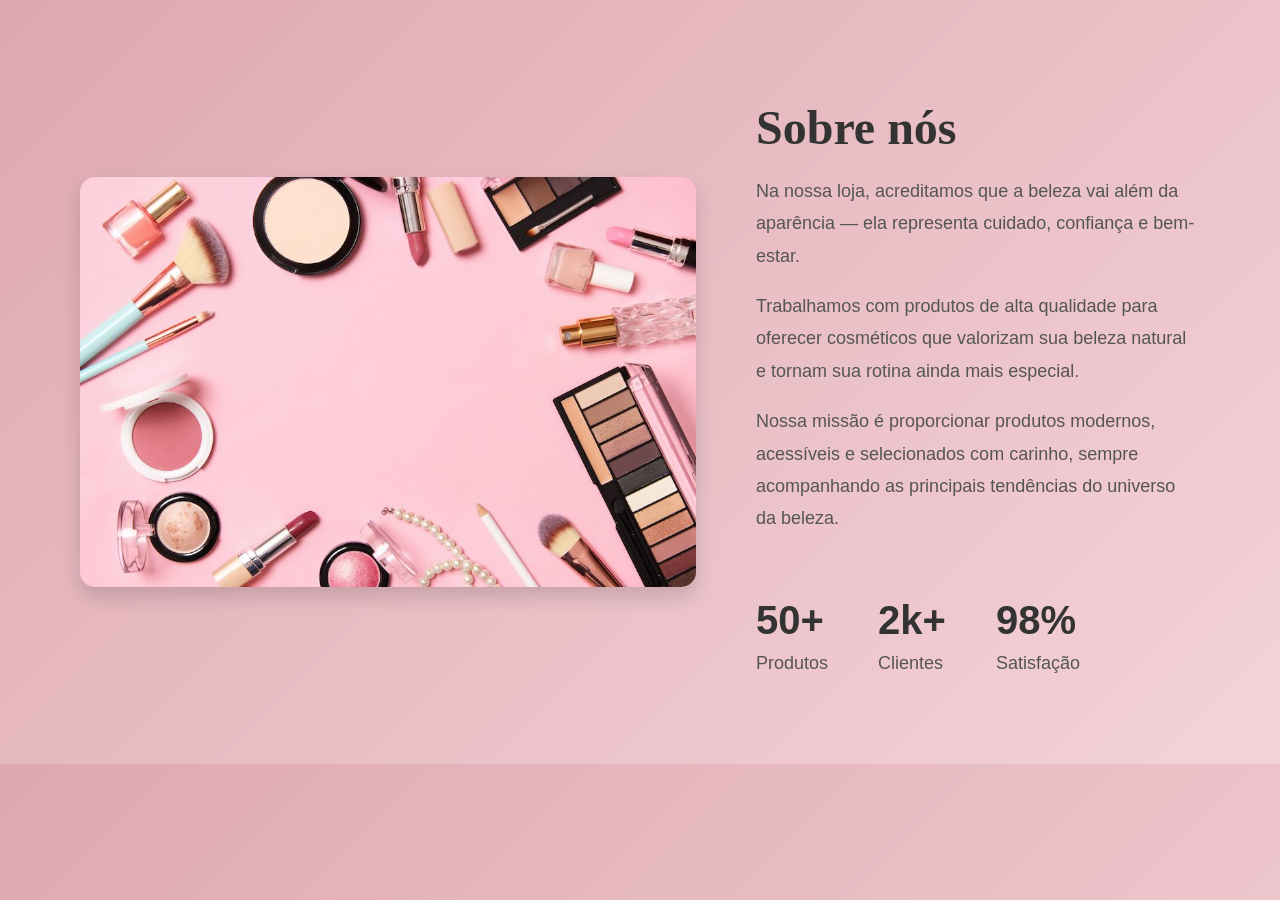
<file: sobre/index.html>
<!DOCTYPE html>
<html lang="en">
<head>
    <meta charset="UTF-8">
    <meta name="viewport" content="width=device-width, initial-scale=1.0">
    <title>CLM Cosméticos</title>
    <link rel="icon" type="image/x-icon" href="../favicon/favicon.ico">
    <link rel="stylesheet" href="style.css">
</head>
<body>
    <section id="Sobre">
        <img src="../imgs/1103tr1301_5c.jpeg" alt="foto maquiagens">
        <div class="texto">

            <h1>Sobre nós</h1>

            <p>Na nossa loja, acreditamos que a beleza vai além da aparência — ela representa cuidado, confiança e bem-estar.</p>
            <p>Trabalhamos com produtos de alta qualidade para oferecer cosméticos que valorizam sua beleza natural e tornam sua rotina ainda mais especial.</p>
            <p>Nossa missão é proporcionar produtos modernos, acessíveis e selecionados com carinho, sempre acompanhando as principais tendências do universo da beleza.</p>

            <div class="stats">
                <div class="stat">
                    <h2>50+</h2>
                    <span>Produtos</span>
                </div>

                <div class="stat">
                    <h2>2k+</h2>
                    <span>Clientes</span>
                </div>

                <div class="stat">
                    <h2>98%</h2>
                    <span>Satisfação</span>
                </div>
            </div>

            <!-- <button>Saiba Mais</button> -->

        </div>
    </section>
    
</body>
</html>
</file>
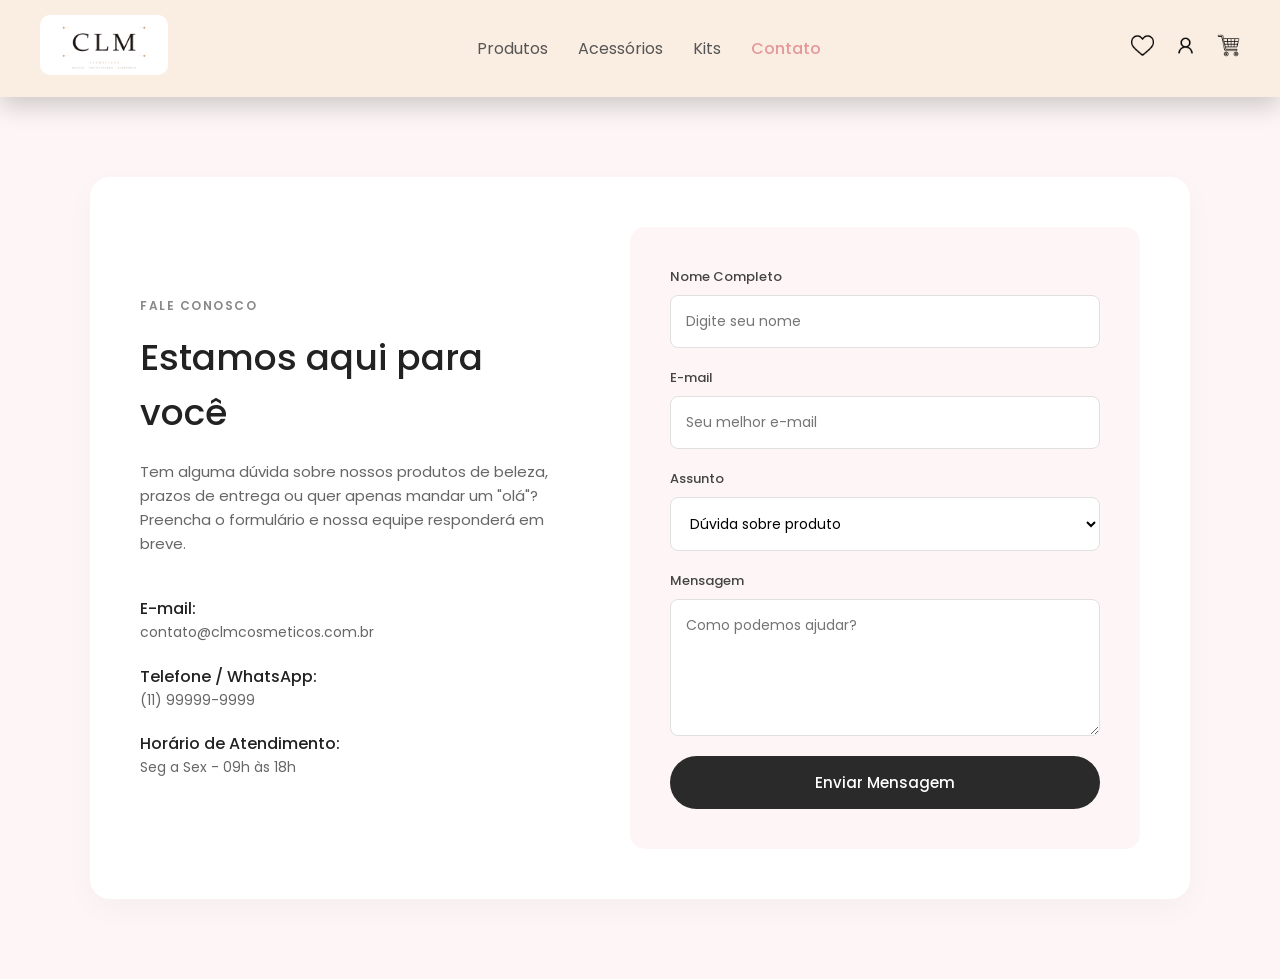
<file: contato/contato.html>
<!DOCTYPE html>
<html lang="pt-BR">
<head>
    <meta charset="UTF-8">
    <meta name="viewport" content="width=device-width, initial-scale=1.0">
    <title>Contato - CLM</title>
    <link rel="icon" type="image/x-icon" href="../favicon/favicon.ico">
    <link href="https://fonts.googleapis.com/css2?family=Poppins:wght@300;400;500;600&display=swap" rel="stylesheet">
    <link rel="stylesheet" href="style.css">
</head>
<body>

    <header class="navbar">
        <div class="iconLogo">
            <img src="../imgs/clm_cosmeticos_logo.jpg" alt="iconLogo">
        </div>
        <nav>
            <ul>
                <a href="../produtos/produtos.html">Produtos</a>
                <li><a href="#">Acessórios</a></li>
                <li><a>Kits</a></li>
                <li><a href="#" class="active">Contato</a></li>
            </ul>
        </nav>
        <div class="iconsPerfil">
            <a href=""><img src="../imgs/coracao.png"></a>
            <a href=""><img src="../imgs/Sample_User_Icon.png"></a>
            <a href=""><img src="../imgs/5087784.png"></a>
        </div>
    </header>

    <main class="contact-section">
        <div class="contact-container">
            
            <div class="contact-info">
                <span class="tag">FALE CONOSCO</span>
                <h1>Estamos aqui para você</h1>
                <p>Tem alguma dúvida sobre nossos produtos de beleza, prazos de entrega ou quer apenas mandar um "olá"? Preencha o formulário e nossa equipe responderá em breve.</p>
                
                <div class="info-details">
                    <div class="info-item">
                        <strong>E-mail:</strong>
                        <p>contato@clmcosmeticos.com.br</p>
                    </div>
                    <div class="info-item">
                        <strong>Telefone / WhatsApp:</strong>
                        <p>(11) 99999-9999</p>
                    </div>
                    <div class="info-item">
                        <strong>Horário de Atendimento:</strong>
                        <p>Seg a Sex - 09h às 18h</p>
                    </div>
                </div>
            </div>

            <div class="contact-form">
                <form action="https://formspree.io/f/SEU_CODIGO_AQUI" method="POST">
                    <div class="input-group">
                        <label for="nome">Nome Completo</label>
                        <input type="text" id="nome" name="nome" placeholder="Digite seu nome" required>
                    </div>
                    
                    <div class="input-group">
                        <label for="email">E-mail</label>
                        <input type="email" id="email" name="_replyto" placeholder="Seu melhor e-mail" required>
                    </div>

                    <div class="input-group">
                        <label for="assunto">Assunto</label>
                        <select id="assunto" name="assunto">
                            <option value="duvida">Dúvida sobre produto</option>
                            <option value="pedido">Meu pedido</option>
                            <option value="parceria">Parcerias</option>
                            <option value="outros">Outros</option>
                        </select>
                    </div>
                    
                    <div class="input-group">
                        <label for="mensagem">Mensagem</label>
                        <textarea id="mensagem" name="mensagem" rows="5" placeholder="Como podemos ajudar?" required></textarea>
                    </div>
                    
                    <button type="submit" class="btn-dark">Enviar Mensagem</button>
                </form>
            </div>

        </div>
    </main>

</body>
</html>
</file>
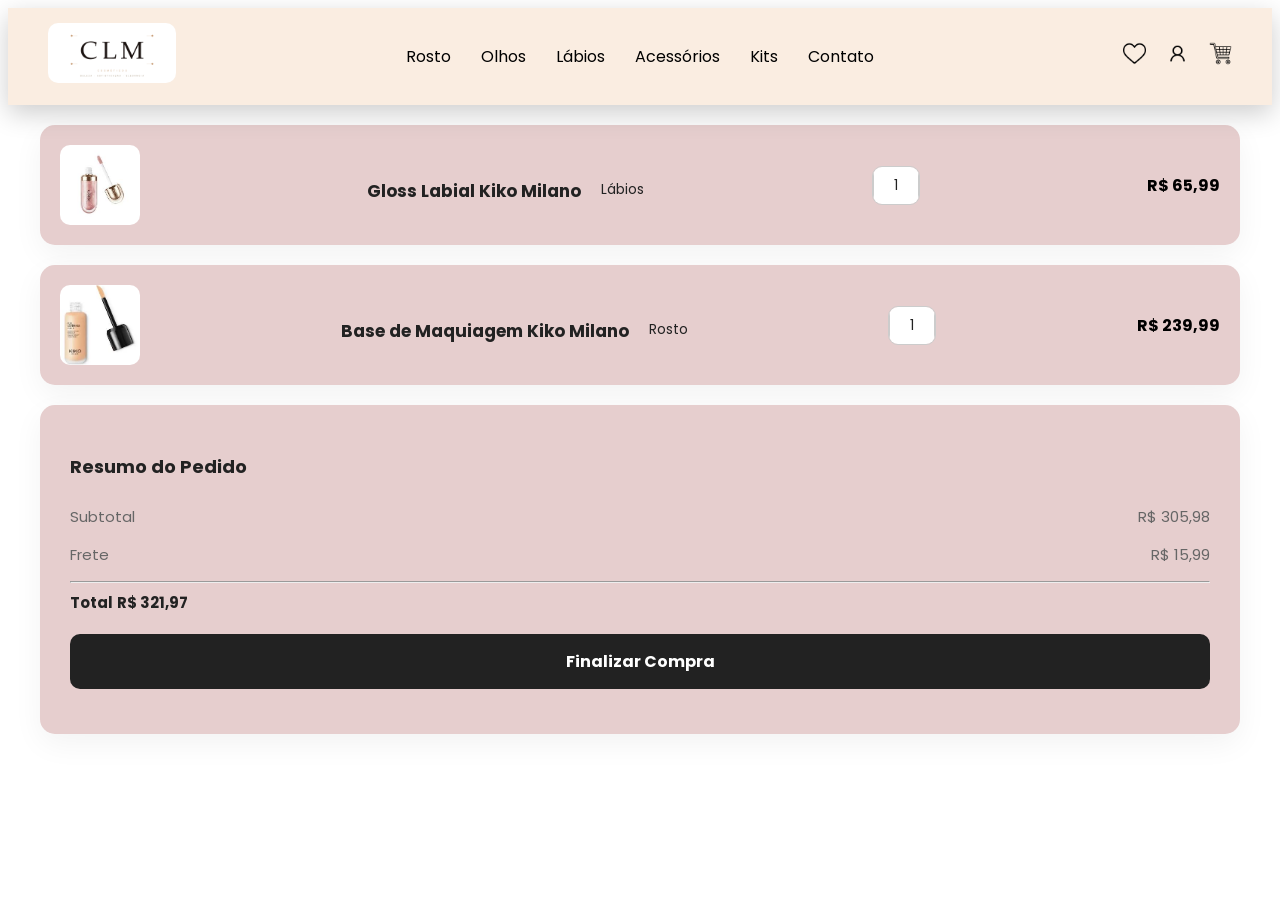
<file: pedidos/meusPedidos.html>
<!DOCTYPE html>
<html lang="en">
<head>
    <meta charset="UTF-8">
    <meta name="viewport" content="width=device-width, initial-scale=1.0">
    <link rel="icon" type="image/x-icon" href="../favicon/favicon.ico">
    <link rel="stylesheet" href="style.css">
    <link href="https://fonts.googleapis.com/css2?family=Poppins:wght@300;400;500;600&display=swap" rel="stylesheet">
    <link href="https://fonts.googleapis.com/css2?family=Montserrat:wght@300;400;600&family=Playfair+Display:wght@400;600&display=swap" rel="stylesheet">
    <title>Meus Pedidos</title>
</head>
<body>
    <header class="navbar">
        <div class="iconLogo">
            <img src="../imgs/clm_cosmeticos_logo.jpg" alt="iconLogo">
        </div>

        <div class="menubar">
            <div class="dropdown">
                <a href="">Rosto</a>
                <div class="dropdownConteudo">
                    <a>Bases</a>
                    <a>Pó Compacto</a>
                    <a>Corretivos</a>
                    <a>Blush</a>
                </div>
            </div>

            <div class="dropdown">
                <a href="">Olhos</a>
                <div class="dropdownConteudo">
                    <a>Sombras</a>
                    <a>Delineadores</a>
                    <a>Lápis</a>
                    <a>Marcador de Cílios</a>
                </div>
            </div>

            <div class="dropdown">
                <a href="">Lábios</a>
                <div class="dropdownConteudo">
                    <a>Batons</a>
                    <a>Gloss Labial</a>
                    <a>Lápis de Contorno</a>
                </div>
            </div>

            <a href="">Acessórios</a>
            <a href="">Kits</a>
            <a href="../contato/contato.html">Contato</a>
        </div>
        <div class="iconsPerfil">
            <a href=""><img src="../imgs/coracao.png"></a>
            <a href=""><img src="../imgs/Sample_User_Icon.png"></a>
            <a href=""><img src="../imgs/5087784.png"></a>
        </div>
    </header>
    
    <div class="carrinho-container">
        <div class="carrinho-itens">
            <div class="item-card">
                <img src="[data-uri]">
                <div class="item-info">
                    <h4>Gloss Labial Kiko Milano</h4>
                    <p>Lábios</p>
                </div>
                <div class="item-qtd">
                    <input type="number" value="1" min="1">
                </div>
                <div class="item-preco">
                    <strong>R$ 65,99</strong>
                </div>
            </div>
            <div class="item-card">
                <img src="[data-uri]">
                <div class="item-info">
                    <h4>Base de Maquiagem Kiko Milano</h4>
                    <p>Rosto</p>
                </div>
                <div class="item-qtd">
                    <input type="number" value="1" min="1">
                </div>
                <div class="item-preco">
                    <strong>R$ 239,99</strong>
                </div>
            </div>

            <div class="carrinho-resume">
                <h3>Resumo do Pedido</h3>
                <div class="resumo-row">
                    <span>Subtotal</span>
                    <span>R$ 305,98</span>
                </div>
                <div class="resumo-row">
                    <span>Frete</span>
                    <span>R$ 15,99</span>
                </div>
                <hr>
                <div class="resumo-row-total">
                    <strong>Total</strong>
                    <strong>R$ 321,97</strong>
                </div>
                <button class="btn-finalizar">Finalizar Compra</button>
            </div>
        </div>
    </div>
</body>
</html>
</file>
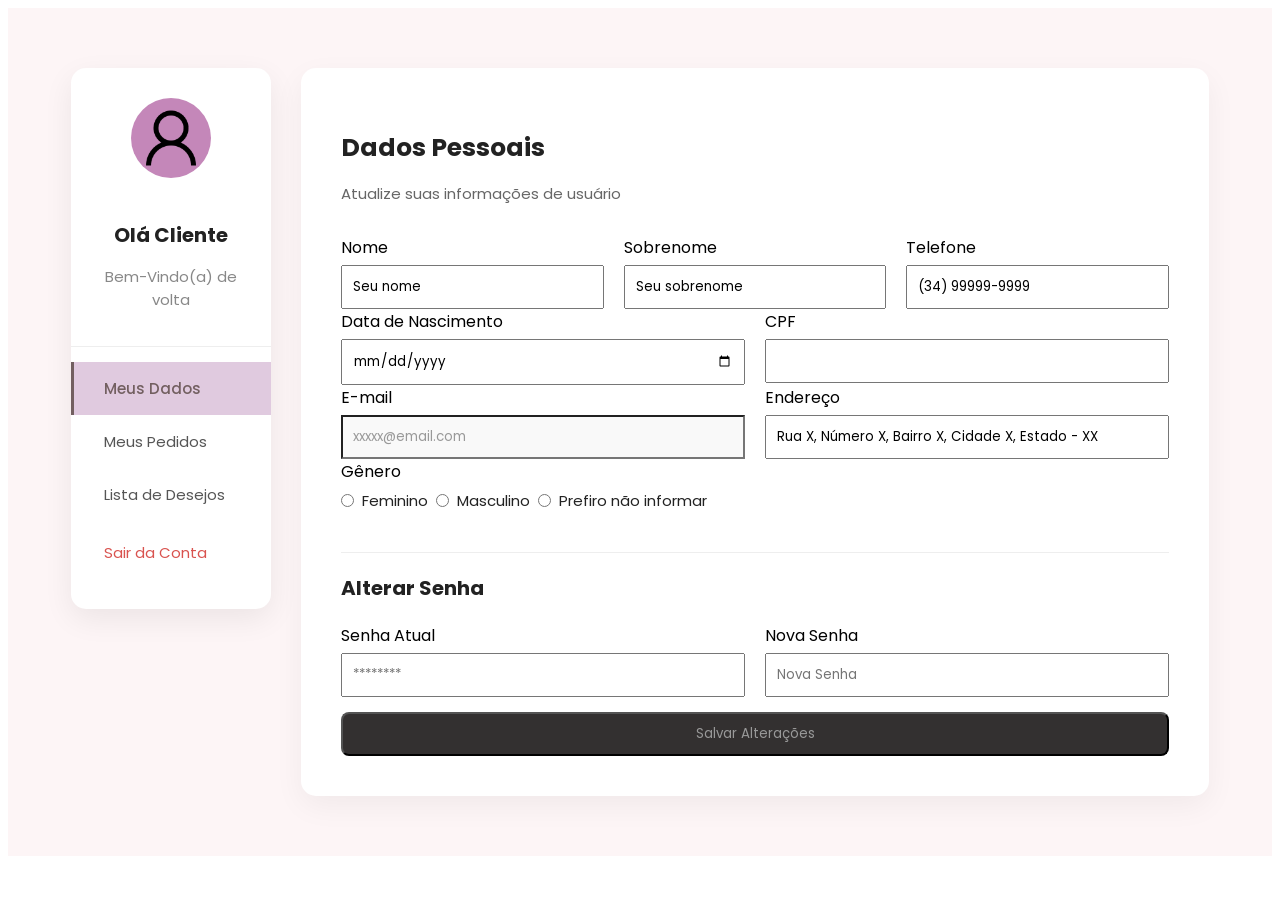
<file: perfil/perfil.html>
<!DOCTYPE html>
<html lang="en">
<head>
    <meta charset="UTF-8">
    <meta name="viewport" content="width=device-width, initial-scale=1.0">
    <link rel="icon" type="image/x-icon" href="../favicon/favicon.ico">
    <link rel="stylesheet" href="style.css">
    <link href="https://fonts.googleapis.com/css2?family=Poppins:wght@300;400;500;600&display=swap" rel="stylesheet">
    <link href="https://fonts.googleapis.com/css2?family=Montserrat:wght@300;400;600&family=Playfair+Display:wght@400;600&display=swap" rel="stylesheet">
    <title>Perfil do Usuário</title>
</head>
<body>
    <main class="perfil-section">
        <div class="perfil-container">
            <aside class="perfil-sidebar">
                <div class="perfil-header">
                    <img src="../imgs/Sample_User_Icon.png" alt="perfil-avatar" class="avatar">
                    <h3>Olá Cliente</h3>
                    <p>Bem-Vindo(a) de volta</p>
                </div>
                
                <nav class="perfil-menu">
                    <a href="#" class="active">Meus Dados</a>
                    <a href="#">Meus Pedidos</a>
                    <a href="#">Lista de Desejos</a>
                    <a href="#" class="botaoSair">Sair da Conta</a>
                </nav>
            </aside>

            <section class="perfil-content">
                <h2>Dados Pessoais</h2>
                <p class="subtitulo">Atualize suas informações de usuário</p>
                <form action="#" method="post" class="perfil-form">
                    <div class="linha-input">
                        <div class="input-group">
                            <label for="nome">Nome</label>
                            <input type="text" id="nome" value="Seu nome" required>
                        </div>
                        <div class="input-group">
                            <label for="nome">Sobrenome</label>
                            <input type="text" id="sobrenome" value="Seu sobrenome" required>
                        </div>
                        <div class="input-group">
                            <label for="telefone">Telefone</label>
                            <input type="tel" id="telefone" value="(34) 99999-9999">
                        </div>
                    </div>
                    <div class="linha-input">
                        <div class="input-group">
                            <label for="E-mail">Data de Nascimento</label>
                            <input type="date" id="dataNasc">
                        </div>
                        <div class="input-group">
                            <label>CPF</label>
                            <input type="text" id="cpf">
                        </div>
                    </div>
                    <div class="linha-input">
                        <div class="input-group">
                            <label for="E-mail">E-mail</label>
                            <input type="email" id="email" value="xxxxx@email.com" readonly>
                        </div>
                        <div class="input-group">
                            <label>Endereço</label>
                            <input type="text" id="Endereço" value="Rua X, Número X, Bairro X, Cidade X, Estado - XX">
                        </div>
                    </div>
                    <div class="linha-input">
                        <div class="input-group">
                            <label>Gênero</label>
                            <div class="genero-container">
                                <label class="radio-label">
                                    <input type="radio" name="genero" value="feminino">
                                    Feminino
                                </label>
                                <label class="radio-label">
                                    <input type="radio" name="genero" value="masculino">
                                    Masculino
                                </label>
                                <label class="radio-label">
                                    <input type="radio" name="genero" value="outro">
                                    Prefiro não informar
                                </label>
                            </div>
                        </div>
                    </div>
                    <hr class="divisor">
                    <h3>Alterar Senha</h3>
                    <div class="linha-input">
                        <div class="input-group">
                            <label for="senhaAtual">Senha Atual</label>
                            <input type="password" id="senhaAtual" placeholder="********">
                        </div>
                        <div class="input-group">
                            <label for="novaSenha">Nova Senha</label>
                            <input type="password" id="novaSenha" placeholder="Nova Senha">
                        </div>
                    </div>
                    <button type="submit" class="botaoDark">Salvar Alterações</button>
                </form>
            </section>
        </div>
    </main>
   
</body>
</html>
</file>
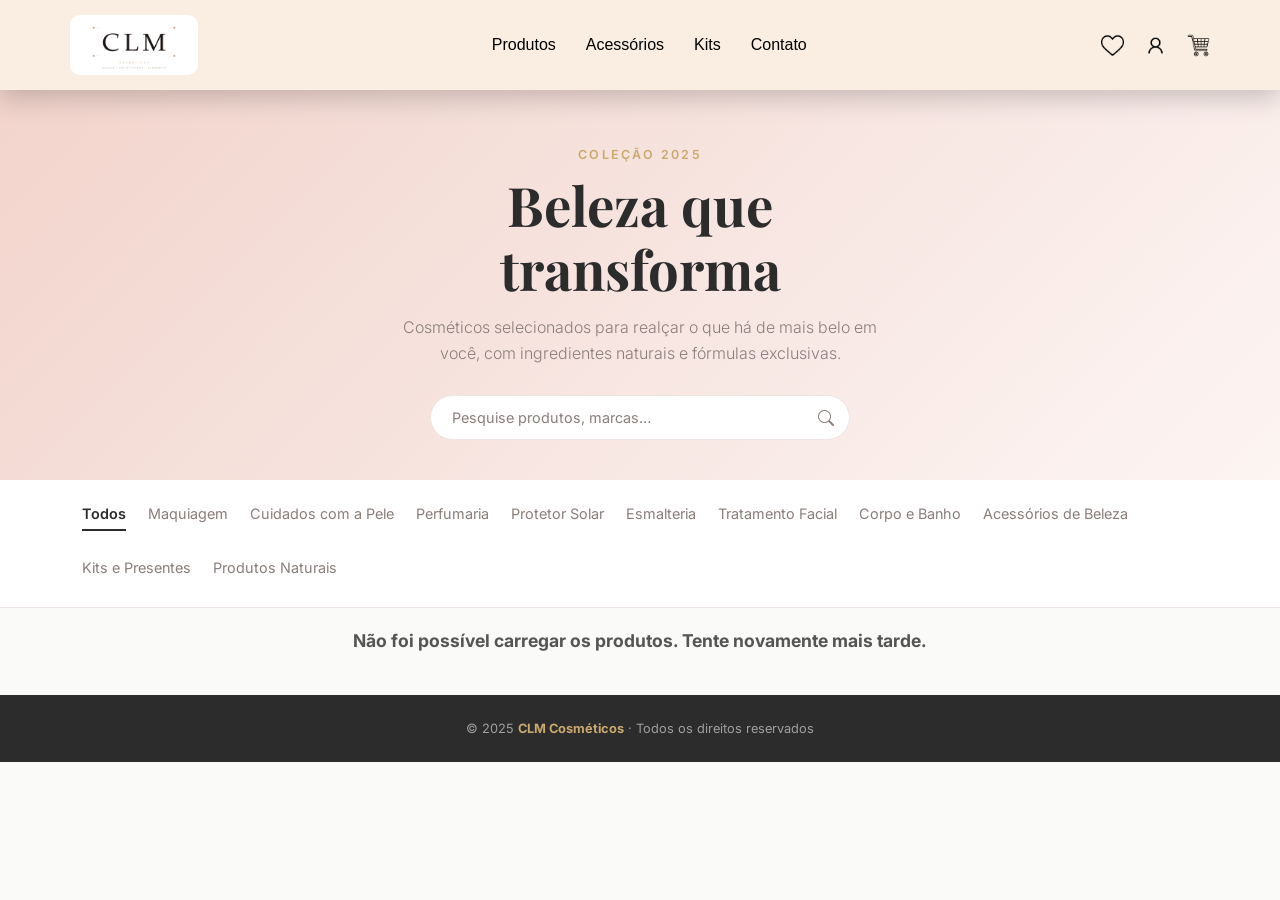
<file: produtos/produtos.html>
<!DOCTYPE html>
<html lang="en">
<head>
    <meta charset="UTF-8">
    <meta name="viewport" content="width=device-width, initial-scale=1.0">
    
  <!-- Bootstrap 5 -->
  <link href="https://cdn.jsdelivr.net/npm/bootstrap@5.3.3/dist/css/bootstrap.min.css" rel="stylesheet" />
  <!-- Bootstrap Icons -->
  <link href="https://cdn.jsdelivr.net/npm/bootstrap-icons@1.11.3/font/bootstrap-icons.min.css" rel="stylesheet" />
  <!-- Google Fonts -->
  <link href="https://fonts.googleapis.com/css2?family=Playfair+Display:wght@400;600;700&family=Inter:wght@300;400;500;600&display=swap" rel="stylesheet" />
 
  <link rel="stylesheet" href="style.css">
</head>
<body>
    <!-- ═══════════════════════════ NAVBAR ═══════════════════════════ -->
    <header class="navbar">
        <div class="iconLogo">
            <a href="../inicio/inicio.html">
                <img src="../imgs/clm_cosmeticos_logo.jpg" alt="iconLogo">
            </a>
        </div>
 
        <!-- Botão hambúrguer: só aparece em telas pequenas (controlado via CSS) -->
        <button type="button" class="menu-toggle" id="menuToggle" aria-label="Abrir menu" aria-expanded="false" aria-controls="menubar">
            <i class="bi bi-list"></i>
        </button>
 
        <div class="menubar" id="menubar">
 
            <a href="../produtos/produtos.html">Produtos</a>
            <a href="">Acessórios</a>
            <a href="">Kits</a>
            <a href="../contato/contato.html">Contato</a>
        </div>
 
        <div class="iconsPerfil">
            <a href=""><img src="../imgs/coracao.png"></a>
            <a href=""><img src="../imgs/Sample_User_Icon.png"></a>
            <a href=""><img src="../imgs/5087784.png"></a>
        </div>
    </header>
<!-- ═══════════════════════════ HERO ═══════════════════════════ -->
<section class="hero-section">
  <div class="container">
    <p class="hero-eyebrow">Coleção 2025</p>
    <h1 class="hero-title">Beleza que<br>transforma</h1>
    <p class="hero-sub">Cosméticos selecionados para realçar o que há de mais belo em você, com ingredientes naturais e fórmulas exclusivas.</p>
 
    <div class="container">
    <div class="search-wrapper">
      <input
        type="search"
        id="searchInput"
        class="search-input"
        placeholder="Pesquise produtos, marcas…"
        autocomplete="off"
      />
      <i class="bi bi-search search-icon"></i>
    </div>
  </div>
  </div>
</section>
 
<!-- ═══════════════════════════ FILTER BAR ═══════════════════════════ -->
 <div class="filter-bar">
    <div class="container">
      <div class="d-flex align-items-center justify-content-between flex-wrap gap-2">
        <div class="filter-pills" id="filterPills">
         
          <button type="button" class="btn btn-pill active" data-categoria="TODOS">
            Todos
          </button>
 
          <!-- Categorias do enum Categoria.java -->
          <button type="button" class="btn btn-pill" data-categoria="MAQUIAGEM">
            Maquiagem
          </button>
          <button type="button" class="btn btn-pill" data-categoria="CUIDADOS_COM_A_PELE">
            Cuidados com a Pele
          </button>
          <button type="button" class="btn btn-pill" data-categoria="PERFUMARIA">
            Perfumaria
          </button>
          <button type="button" class="btn btn-pill" data-categoria="PROTETOR_SOLAR">
            Protetor Solar
          </button>
          <button type="button" class="btn btn-pill" data-categoria="ESMALTERIA">
            Esmalteria
          </button>
          <button type="button" class="btn btn-pill" data-categoria="TRATAMENTO_FACIAL">
            Tratamento Facial
          </button>
          <button type="button" class="btn btn-pill" data-categoria="CORPO_E_BANHO">
            Corpo e Banho
          </button>
          <button type="button" class="btn btn-pill" data-categoria="ACESSORIOS_DE_BELEZA">
            Acessórios de Beleza
          </button>
          <button type="button" class="btn btn-pill" data-categoria="KITS_E_PRESENTES">
            Kits e Presentes
          </button>
          <button type="button" class="btn btn-pill" data-categoria="PRODUTOS_NATURAIS">
            Produtos Naturais
          </button>
        </div>
      </div>
    </div>
  </div>
 
<!-- ═══════════════════════════ PRODUTOS ═══════════════════════════ -->

<main>
    <!-- Mensagem de status (carregando, erro, etc) -->
    <p id="status-msg">Carregando produtos...</p>
 
    <!-- Aqui os produtos serão inseridos dinamicamente pelo JavaScript -->
    <div id="lista-produtos" class="grid-produtos"></div>
  </main>
 
  <!-- Importa o arquivo de JS que faz a requisição e monta a página -->
  <script src="script.js"></script>
 
<!-- ═══════════════════════════ FOOTER ═══════════════════════════ -->
<footer>
  © 2025 <strong>CLM Cosméticos</strong> · Todos os direitos reservados
</footer>
 
<!-- Toast -->
<div class="position-fixed bottom-0 end-0 p-3" style="z-index:9999">
  <div id="toastEl" class="toast toast-lumiere align-items-center border-0" role="alert">
    <div class="d-flex">
      <div class="toast-body" id="toastMsg">Item adicionado!</div>
      <button type="button" class="btn-close btn-close-white me-2 m-auto" data-bs-dismiss="toast"></button>
    </div>
  </div>
</div>
 
<!-- Bootstrap 5 JS -->
<script src="https://cdn.jsdelivr.net/npm/bootstrap@5.3.3/dist/js/bootstrap.bundle.min.js"></script>
 

</body>
</html>
</file>
<file: sobre/style.css>
body{
    margin: 0;
    background-image: linear-gradient(135deg, #dea8b1 0%, #f4d3d8 100%);
    font-family: 'Montserrat', sans-serif;
    padding: 0;
    box-sizing: border-box;
}

/* Seçao principal */
#Sobre{
    display: flex;
    align-items: center;
    gap: 60px;
    padding: 60px 80px;
    background: transparent;
}

#Sobre img{
    width: 55%;
    border-radius: 15px;
    object-fit: cover;

    box-shadow: 0 10px 20px rgba(0,0,0,0.15);
    animation: float 3s ease-in-out infinite;
}

.texto{
    flex: 1;
}

h1{
    font-family: 'Playfair Display', serif;
    font-size: 48px;
    color: #333;
    margin-bottom: 20px;
}

.texto p{
    font-size: 18px;
    line-height: 1.8;
    color: #555;
}

/* Estatisticas */
.stats{
    display: flex;
    gap: 50px;
    margin: 30px 0;
}

.stat h2{
    font-size: 40px;
    color: #333;
    margin-bottom: 10px;
}

.stat span{
    font-size: 18px;
    color: #555;
}


/*
button{
    background-color: #333;
    color: #faede1;

    padding: 15px 30px;

    border: none;
    border-radius: 30px;

    font-size: 16px;
    font-weight: bold;

    cursor: pointer;

    transition: transform 0.2s ease;
}

button:hover{
    transform: translateY(-3px);
    background-color: #555;
}
    */


/* animacao que faz a imagem ir pra cima e pra baixo */
@keyframes float{
    0%{
        transform: translateY(0);
    }
    50%{
        transform: translateY(-15px);
    }
    100%{
        transform: translateY(0);
    }
}
</file>
<file: contato/style.css>
/* Reset básico e tipografia */
* {
    margin: 0;
    padding: 0;
    box-sizing: border-box;
    font-family: 'Poppins', sans-serif;
}

body {
    /* Fundo rosa suave inspirado no vídeo 2 */
    background-color: #fdf5f6; 
    color: #333;
}

/* Navbar (Simplificado para manter o contexto) */
.navbar {
    display: flex;
    justify-content: space-between;
    align-items: center;
    background-color: #faede1;
    padding: 15px 40px;
    box-shadow: 0 2px 4px rgba(0, 0, 0, 0.05);
    position: relative;
    z-index: 10;
    box-shadow: 0px 8px 25px rgba(0, 0, 0, 0.2);
}

.iconLogo img{
    height: 60px;
    width: auto;
    object-fit: contain;
    border-radius: 10px;
}

.navbar nav ul {
    list-style: none;
    display: flex;
    gap: 30px;
}

.navbar nav a {
    text-decoration: none;
    color: #555;
    font-size: 16px;
    transition: color 0.3s;
}

.navbar nav a:hover, .navbar nav a.active {
    color: #e5989b;
    font-weight: 500;
}

.iconsPerfil{
    display: flex;
    gap: 20px;
}

.iconsPerfil img{
    display: inline-block;
    width: 23px;
    height: auto;
    cursor: pointer;
    transition: background-color 3s ease, transform 0.2s ease;
}

.iconsPerfil img:hover{
    transform: translateY(-3px);
}

/* ----- Seção de Contato ----- */
.contact-section {
    padding: 80px 5%;
    display: flex;
    justify-content: center;
}

.contact-container {
    max-width: 1100px;
    width: 100%;
    display: flex;
    gap: 60px;
    background-color: #fff;
    padding: 50px;
    border-radius: 20px;
    box-shadow: 0 10px 30px rgba(0,0,0,0.03);
}

/* Coluna de Informações */
.contact-info {
    flex: 1;
    display: flex;
    flex-direction: column;
    justify-content: center;
}

.contact-info .tag {
    font-size: 12px;
    font-weight: 600;
    letter-spacing: 1.5px;
    color: #888;
    margin-bottom: 15px;
}

.contact-info h1 {
    font-size: 36px;
    font-weight: 500;
    color: #222;
    margin-bottom: 20px;
}

.contact-info p {
    font-size: 15px;
    line-height: 1.6;
    color: #666;
    margin-bottom: 40px;
}

.info-details {
    display: flex;
    flex-direction: column;
    gap: 20px;
}

.info-item strong {
    font-weight: 500;
    color: #222;
}

.info-item p {
    margin-bottom: 0;
    font-size: 14px;
}

/* Coluna do Formulário */
.contact-form {
    flex: 1;
    background-color: #fdf5f6; /* Fundo contrastante leve */
    padding: 40px;
    border-radius: 15px;
}

.input-group {
    margin-bottom: 20px;
    display: flex;
    flex-direction: column;
}

.input-group label {
    font-size: 13px;
    font-weight: 500;
    margin-bottom: 8px;
    color: #444;
}

.input-group input, 
.input-group select, 
.input-group textarea {
    padding: 15px;
    border: 1px solid #e0e0e0;
    border-radius: 8px;
    font-size: 14px;
    background-color: #fff;
    outline: none;
    transition: border-color 0.3s;
}

.input-group input:focus, 
.input-group select:focus, 
.input-group textarea:focus {
    border-color: #333;
}

/* Botão no estilo do Vídeo 2 */
.btn-dark {
    background-color: #2a2a2a;
    color: #fff;
    border: none;
    padding: 15px 30px;
    font-size: 15px;
    font-weight: 500;
    border-radius: 30px; /* Bordas bem arredondadas como no site atual */
    cursor: pointer;
    width: 100%;
    transition: background-color 0.3s, transform 0.2s;
}

.btn-dark:hover {
    background-color: #000;
    transform: translateY(-2px);
}

/* Responsividade Básica para telas menores */
@media (max-width: 768px) {
    .contact-container {
        flex-direction: column;
        padding: 30px;
    }
}
</file>
<file: pedidos/style.css>
*{
    font-family: "poppins", sans-serif;
}

.navbar{
    display: flex;
    justify-content: space-between;
    align-items: center;
    background-color: #faede1;
    padding: 15px 40px;
    box-shadow: 0 2px 4px rgba(0, 0, 0, 0.05);
    position: relative;
    z-index: 10;
    box-shadow: 0px 8px 25px rgba(0, 0, 0, 0.2);
    font-family: 'Poppins', sans-serif;
}

.iconLogo img{
    height: 60px;
    width: auto;
    object-fit: contain;
    border-radius: 10px;
}

.menubar{
    display: flex;
    gap: 30px;
    position: absolute;
    left: 50%;
    transform: translateX(-50%);
}

.menubar a{
    text-decoration: none;
    color: #000;
    font-size: 16px;
}

.menubar a:hover{
    color: #e5989b;
}

.dropdown{
    position: relative;
    display: inline-block;
}

.dropdownConteudo{
    display: none;
    position: absolute;
    top: 100%;
    left: 50%;
    transform: translateX(-50%);
    background-color: #fff;
    min-width: 180px;
    box-shadow: 0px 8px 16px 0px rgba(0, 0, 0, 0.1);
    padding: 10px 0;
    z-index: 100;
}

.dropdownConteudo a{
    display: block;
    padding: 10px 20px;
    font-size: 14px;
    transition: background-color 0.3s;
    text-align: center;
}

.dropdownConteudo a:hover{
    background-color: #f4d3d8;
    color: #000;
}

.dropdown:hover .dropdownConteudo{
    display: block;
}

.iconsPerfil{
    display: flex;
    gap: 20px;
}

.iconsPerfil img{
    display: inline-block;
    width: 23px;
    height: auto;
    cursor: pointer;
    transition: background-color 3s ease, transform 0.2s ease;
}

.iconsPerfil img:hover{
    transform: translateY(-3px);
}

.carrinho-container{
    display: flex;
    gap: 30px;
    align-items: flex-start;
    padding: 20px;
    max-width: 1200px;
    margin: 0 auto;
}

.carrinho-itens{
    flex: 2;
    display: flex;
    flex-direction: column;
    gap: 20px;
}

.carrinho-itens h4{
    font-size: 17px;
    color: #222;
    margin-bottom: 10px;
}

.item-card{
    display: flex;
    justify-content: space-between;
    align-items: center;
    background-color: #e6cece;
    padding: 20px;
    border-radius: 15px;
    box-shadow: 0 10px 30px rgba(0, 0, 0, 0.05);
}

.item-card img{
    width: 80px;
    height: 80px;
    border-radius: 10px;
    object-fit: cover;
    background-color: #eee;
}

.item-info{
    display: flex;
    align-items: center;
    gap: 20px;
}

.item-info p{
    font-size: 14px;
    color: #222;
    margin-bottom: 5px;
}

.item-card .item-qtd{
    display: flex;
    align-items: center;
    border: 1px solid #ccc;
    border-radius: 10px;
    overflow: hidden;
}

.item-qtd input{
    width: 40px;
    height: 35px;
    text-align: center;
    border: none;
    border-left: 1px solid #ccc;
    border-right: 1px solid #ccc;
    font-size: 14px;
    color: #222;
}

.item-qtd input::-webkit-outer-spin-button, .item-qtd input::-webkit-inner-spin-button{
    -webkit-appearance: none;
    margin: 0;
}

.carrinho-resume{
    flex: 1;
    background-color: #e6cece;
    padding: 30px;
    border-radius: 15px;
    box-shadow: 0 10px 30px rgba(0, 0, 0, 0.05);
    position: sticky;
    top: 20px;
}

.carrinho-resume h3{
    font-size: 18px;
    color: #222;
    margin-bottom: 25px;
}

.resumo-row{
    display: flex;
    justify-content: space-between;
    margin-bottom: 15px;
    font-size: 15px;
    color: #666;
}

.resumo-row-total{
    font-size: 15px;
    color: #222;
    margin-bottom: 20px;
}

.btn-finalizar{
    width: 100%;
    background-color: #222;
    color: #fff;
    border: none;
    padding: 15px;
    border-radius: 10px;
    font-size: 16px;
    font-weight: bold;
    cursor: pointer;
    transition: background 0.2s;
    margin-bottom: 15px;
}

.btn-finalizar:hover{
    background-color: #444;
}

@media (max-width: 768px){
    .carrinho-container{
        flex-direction: column;
    }

    .item-card{
        flex-direction: column;
        align-items: flex-start;
        gap: 20px;
    }

}
</file>
<file: perfil/style.css>
*{
    font-family: 'Poppins', sans-serif;
    box-sizing: border-box;
}

.perfil-section{
    padding: 60px 5%;
    display: flex;
    background-color: #fdf5f6;
}

.perfil-container{
    max-width: 1300px;
    width: 100%;
    display: flex;
    gap: 30px;
}

.perfil-sidebar{
    width: 200px;
    background-color: #fff;
    border-radius: 15px;
    padding: 30px 0;
    box-shadow: 0 10px 30px rgba(0, 0, 0, 0.07);
    height: fit-content;
}

.perfil-header{
    text-align: center;
    padding: 0 20px 20px;
    border-bottom: 1px solid #eee;
}

.perfil-header .avatar{
    width: 80px;
    height: 80px;
    border-radius: 50%;
    object-fit: cover;
    margin-bottom: 15px;
    background-color: #c487b9;
}

.perfil-header h3{
    font-size: 20px;
    color: #222;
    margin-bottom: 5px;
}

.perfil-header p{
    font-size: 15px;
    color: #888;
}

.perfil-menu{
    display: flex;
    flex-direction: column;
    margin-top: 15px;
}

.perfil-menu a{
    text-decoration: none;
    color: #555;
    padding: 15px 30px;
    font-size: 15px;
    transition: background-color 0.3s, color 0.3s;
    border-left: 3px solid transparent;
}

.perfil-menu a:hover, .perfil-menu a.active{
    background-color: #e0cadf;
    color: #725f60;
    border-left: 3px solid #725f60;
    font-weight: 500;
}

.perfil-menu .botaoSair{
    color: #d9534f;
    margin-top: 5px;
}

.perfil-content{
    flex: 1;
    background-color: #fff;
    border-radius: 15px;
    padding: 40px;
    box-shadow: 0 10px 30px rgba(0, 0, 0, 0.05);
    width: 100%;
    height: 100%;
}

.perfil-content h2{
    font-size: 25px;
    color: #222;
    margin-bottom: 5px;
}

.perfil-content .subtitulo{
    font-size: 15px;
    color: #666;
    margin-bottom: 30px;
}

.perfil-form .linha-input{
    display: flex;
    gap: 20px;
}

.perfil-form .linha-input .input-group{
    flex: 1;
    display: flex;
    flex-direction: column;
    gap: 5px;
}

.perfil-form .linha-input .input-group input{
    width: 100%;
    padding: 10px;
    box-sizing: border-box;
}

.genero-container{
    display: flex;
    gap: 8px;
    width: 100%;
}

.radio-label{
    display: flex;
    align-items: center;
    gap: 8px;
    font-size: 15px;
    color: #222;
    cursor: pointer;
        white-space: nowrap;

}

.radio-label input[type="radio"]{
    width: auto;
    margin: 0;
    cursor: pointer;
}

.botaoDark{
    gap: 20px;
    padding: 10px;
    width: 100%;
    margin-top: 15px;
    background-color: #333030;
    color: #999;
    border-radius: 8px;
    cursor: pointer;
}

.botaoDark:hover{
    background-color: #3b3939;
}

.divisor{
    border: 0;
    height: 1px;
    background-color: #eee;
    margin: 40px 0 20px;
}

.perfil-form h3{
    font-size: 20px;
    color: #222;
    margin-bottom: 20px;
}

input[readonly]{
    background-color: #f9f9f9;
    color: #999;
    cursor: not-allowed; 
}
</file>
<file: produtos/style.css>
/* =====================================================================
   CLM Cosméticos — style.css (versão enxuta)
   Mantidas apenas as regras de classes/IDs que existem no HTML ou são
   criadas dinamicamente pelo script.js. Nenhuma classe "morta" (não
   usada na página) foi mantida.
   ===================================================================== */

 
:root {
  --nude:    #F2D4CC;
  --cream:   #FAFAF8;
  --charcoal:#2C2C2C;
  --gold:    #C9A96E;
  --rose:    #E8A598;
  --muted:   #8A7E7A;
  --card-bg: #FFFFFF;
  --border:  #EDE5E2;
}
 
* {
  box-sizing: border-box;
}
 
body {
  margin: 0;
  font-family: 'Inter', sans-serif;
  background: var(--cream);
  color: var(--charcoal);
  min-height: 100vh;
}
 
h1, h2, h3 {
  font-family: 'Playfair Display', serif;
}
 
/* ─── NAVBAR ─── */
.navbar {
  display: flex;
  justify-content: space-between;
  align-items: center;
  background-color: #faede1;
  padding: 15px 40px;
  box-shadow: 0px 8px 25px rgba(0, 0, 0, 0.2);
  font-family: 'Poppins', sans-serif;
  position: relative;
  z-index: 10;
}
 
.iconLogo img {
  height: 60px;
  width: auto;
  object-fit: contain;
  border-radius: 10px;
}
 
.iconLogo a {
  margin-left: 30px;
}
 
.menubar {
  display: flex;
  gap: 30px;
}
 
.menubar a {
  text-decoration: none;
  color: #000;
  font-size: 16px;
}
 
.menubar a:hover {
  color: #e5989b;
}
 
.iconsPerfil {
  display: flex;
  gap: 20px;
  margin-right: 30px;
}
 
.iconsPerfil img {
  display: inline-block;
  width: 23px;
  height: auto;
  cursor: pointer;
  transition: transform 0.2s ease;
}
 
.iconsPerfil img:hover {
  transform: translateY(-3px);
}
 
/* Botão hambúrguer: escondido por padrão (desktop).
   Só aparece via media query em telas pequenas, abaixo. */
.menu-toggle {
  display: none;
  background: none;
  border: none;
  font-size: 26px;
  color: #000;
  cursor: pointer;
  padding: 4px 8px;
}
 
/* ─── HERO ─── */
.hero-section {
  background: linear-gradient(135deg, var(--nude) 0%, #F8E8E4 60%, #FDF5F3 100%);
  padding: 3.5rem 0 2.5rem;
  text-align: center;
}
 
.hero-eyebrow {
  font-size: 0.78rem;
  letter-spacing: 0.18em;
  text-transform: uppercase;
  color: var(--gold);
  font-weight: 600;
  margin-bottom: 0.5rem;
}
 
.hero-title {
  font-family: 'Playfair Display', serif;
  font-size: clamp(2rem, 5vw, 3.4rem);
  font-weight: 700;
  color: var(--charcoal);
  line-height: 1.18;
  margin-bottom: 0.8rem;
}
 
.hero-sub {
  color: var(--muted);
  font-size: 1rem;
  font-weight: 300;
  max-width: 480px;
  margin: 0 auto 1.8rem;
  line-height: 1.65;
}
 
/* ─── SEARCH BAR ─── */
.search-wrapper {
  max-width: 420px;
  margin: 16px auto 0;
  position: relative;
}
 
.search-input {
  width: 100%;
  border: 1.5px solid var(--border);
  border-radius: 32px;
  background: #fff;
  padding: 0.65rem 3rem 0.65rem 1.3rem;
  font-family: 'Inter', sans-serif;
  font-size: 0.9rem;
  color: var(--charcoal);
  outline: none;
  transition: border-color 0.2s, box-shadow 0.2s;
}
 
.search-input::placeholder {
  color: var(--muted);
}
 
.search-input:focus {
  border-color: var(--gold);
  box-shadow: 0 0 0 3px rgba(201, 169, 110, 0.15);
}
 
/* O navegador adiciona um "x" nativo em inputs type="search" com texto;
   removemos para não conflitar com o ícone de lupa. */
.search-input::-webkit-search-cancel-button {
  -webkit-appearance: none;
}
 
.search-icon {
  position: absolute;
  right: 1rem;
  top: 50%;
  transform: translateY(-50%);
  color: var(--muted);
  pointer-events: none;
}
 
/* ─── FILTER BAR ─── */
.filter-bar {
  padding: 1.2rem 0;
  border-bottom: 1px solid var(--border);
  background: var(--card-bg);
}
 
.filter-pills {
  display: flex;
  align-items: center;
  gap: 22px;
  flex-wrap: wrap;
  overflow-x: auto;
  padding-bottom: 4px;
  -webkit-overflow-scrolling: touch;
}
 
.filter-pills::-webkit-scrollbar {
  display: none;
}
 
.filter-label {
  display: none;
}
 
.btn-pill {
  flex-shrink: 0;
  border: none;
  background: none;
  color: var(--muted);
  border-radius: 0;
  padding: 4px 0;
  font-size: 0.9em;
  cursor: pointer;
  border-bottom: 2px solid transparent;
  transition: color 0.15s ease, border-color 0.15s ease;
}
 
.btn-pill:hover {
  color: var(--charcoal);
}
 
.btn-pill.active {
  color: var(--charcoal);
  font-weight: 600;
  border-bottom-color: var(--charcoal);
}
 
/* ─── STATUS / LISTAGEM ─── */
#status-msg {
  text-align: center;
  font-size: 1.1em;
  color: #555;
}
 
main {
  padding: 20px;
  max-width: 1100px;
  margin: 0 auto;
}
 
.grid-produtos {
  display: grid;
  grid-template-columns: repeat(auto-fill, minmax(220px, 1fr));
  gap: 20px;
  margin-top: 20px;
}
 
/* ─── CARD DE PRODUTO (criado via JS) ─── */
.card-produto {
  background-color: var(--card-bg);
  border-radius: 8px;
  padding: 16px;
  box-shadow: 0 2px 6px rgba(0, 0, 0, 0.1);
  display: flex;
  flex-direction: column;
  position: relative;
}
 
.imagem-produto {
  width: 100%;
  height: 160px;
  object-fit: cover;
  border-radius: 6px;
  margin-bottom: 10px;
  background-color: #eee;
}
 
.btn-favorito {
  position: absolute;
  top: 12px;
  right: 12px;
  width: 34px;
  height: 34px;
  border-radius: 50%;
  border: none;
  background-color: #fff;
  box-shadow: 0 1px 4px rgba(0, 0, 0, 0.2);
  font-size: 1.2em;
  line-height: 1;
  cursor: pointer;
  color: #999;
  transition: transform 0.15s ease, color 0.15s ease;
}
 
.btn-favorito:hover {
  transform: scale(1.1);
}
 
.btn-favorito.ativo {
  color: #e0245e;
}
 
.tags {
  display: inline-block;
  gap: 6px;
  margin-bottom: 6px;
}
 
.tag {
  font-size: 0.75em;
  background-color: #eef1f5;
  color: #444;
  padding: 2px 8px;
  border-radius: 12px;
  text-transform: capitalize;
}
 
.card-produto h2 {
  font-size: 1.1em;
  margin: 0 0 8px 0;
}
 
.card-produto .descricao {
  font-size: 0.9em;
  color: #666;
  flex-grow: 1;
}
 
.card-produto .preco {
  font-weight: bold;
  color: #2a7a2a;
  font-size: 1.2em;
  margin: 8px 0 4px 0;
}
 
.estoque {
  font-size: 0.85em;
  color: #555;
  margin: 0 0 12px 0;
}
 
.estoque.esgotado {
  color: #b00020;
  font-weight: bold;
}
 
.btn-carrinho {
  background-color: var(--charcoal);
  color: #fff;
  border: none;
  border-radius: 6px;
  padding: 10px;
  font-size: 0.95em;
  cursor: pointer;
  transition: background-color 0.15s ease;
}
 
.btn-carrinho:hover:not(:disabled) {
  background-color: #444;
}
 
.btn-carrinho:disabled {
  background-color: #ccc;
  cursor: not-allowed;
}
 
.btn-carrinho.confirmado {
  background-color: #2a7a2a;
}
 
.erro {
  color: #b00020;
  font-weight: bold;
}
 
/* ─── TOAST ─── */
.toast-lumiere {
  background: var(--charcoal);
  color: #fff;
  border-radius: 12px;
  font-size: 0.85rem;
}
 
/* ─── FOOTER ─── */
footer {
  background: var(--charcoal);
  color: rgba(255, 255, 255, 0.55);
  text-align: center;
  padding: 1.5rem;
  font-size: 0.8rem;
}
 
footer strong {
  color: var(--gold);
}
 
/* ─── NAVBAR RESPONSIVA ─── */
/* Abaixo de 768px: esconde o menubar e mostra o botão hambúrguer.
   Os estilos de cor/fonte/hover do .menubar e .menubar a continuam
   os mesmos definidos acima — aqui só mudamos POSIÇÃO e VISIBILIDADE. */
@media (max-width: 768px) {
  .menu-toggle {
    display: inline-flex;
    align-items: center;
  }
 
  .menubar {
    display: none;            /* escondido até o usuário abrir */
    position: absolute;
    top: 100%;
    left: 0;
    right: 0;
    flex-direction: column;
    gap: 0;
    background-color: #faede1; /* mesma cor de fundo da navbar */
    box-shadow: 0px 8px 25px rgba(0, 0, 0, 0.2);
    padding: 10px 0;
    z-index: 20;
  }
 
  /* Classe alternada via JS quando o hambúrguer é clicado */
  .menubar.aberto {
    display: flex;
  }
 
  .menubar a {
    padding: 12px 40px;
  }
 
  .iconLogo a {
    margin-left: 0;
  }
 
  .iconsPerfil {
    margin-right: 0;
  }
}
 
/* ─── RESPONSIVO ─── */
@media (max-width: 576px) {
  .hero-section { padding: 2.5rem 0 1.8rem; }
  .filter-pills { gap: 0.4rem; }
}
</file>
